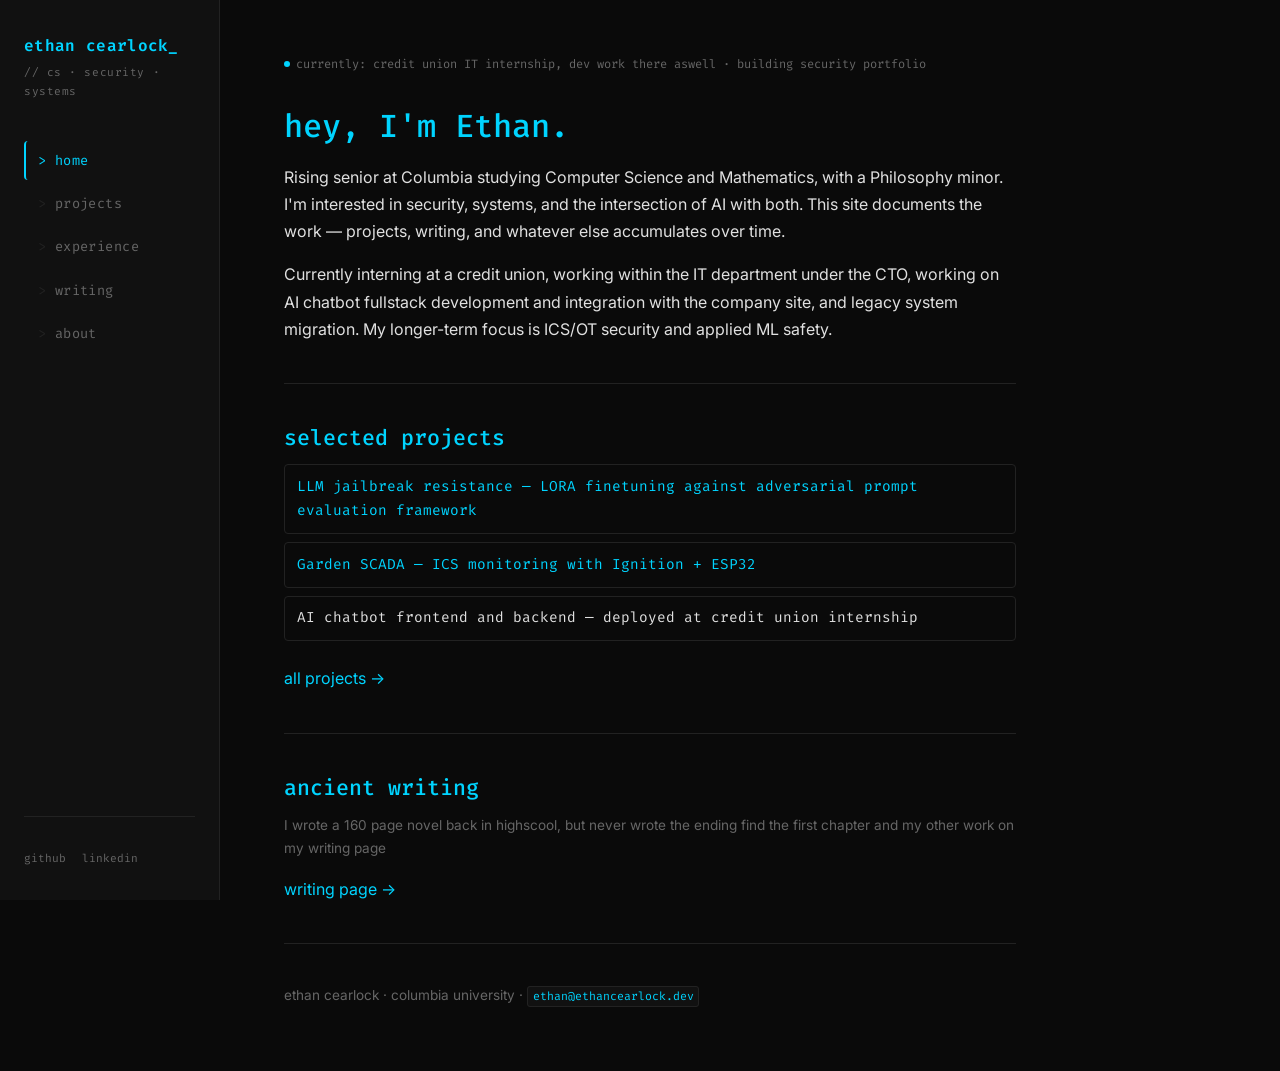
<file: index.html>
<!DOCTYPE html>
<html lang="en">

<head>
  <meta charset="UTF-8" />
  <!--
    viewport meta tag: tells mobile browsers not to zoom out and show
    a desktop-sized page. width=device-width makes the layout width
    match the screen. initial-scale=1 prevents auto-zoom.
  -->
  <meta name="viewport" content="width=device-width, initial-scale=1.0" />

  <!--
    These meta tags are what Google and link-preview cards (Slack,
    Discord, iMessage) read. Fill them in with real copy eventually.
  -->
  <meta name="description" content="Ethan Cearlock — CS & Math at Columbia. Security, systems, and applied ML." />

  <title>Ethan Cearlock</title>

  <!-- Single link to your shared stylesheet. Every page will have this. -->
  <link rel="stylesheet" href="css/style.css" />
</head>

<body>

  <!-- ===================== SIDEBAR ===================== -->
  <!--
    This whole block will be identical on every page.
    Later you may want to extract it with JS or a build tool,
    but copy-paste is fine while the site is small.
    The only thing that changes per page: which <a> gets class="active"
  -->
  <aside class="sidebar">
    <a href="index.html" class="sidebar-logo">ethan cearlock</a>
    <p class="sidebar-tagline">// cs · security · systems</p>

    <nav>
      <ul>
        <li><a href="index.html" class="active">home</a></li>
        <li><a href="projects.html">projects</a></li>
        <li><a href="experience.html">experience</a></li>
        <li><a href="writing.html">writing</a></li>
        <li><a href="about.html">about</a></li>
      </ul>
    </nav>

    <div class="sidebar-footer">
      <a href="https://github.com/AnotherNovice" target="_blank" rel="noopener">github</a>
      <a href="https://linkedin.com/in/ethan-cearlock" target="_blank" rel="noopener">linkedin</a>
    </div>
  </aside>
  <!--
    SECURITY NOTE — rel="noopener":
    Any link with target="_blank" (opens in new tab) should include
    rel="noopener noreferrer". Without it, the new tab can access
    your page via window.opener, which is a minor but real attack surface.
    This is already included above. Keep this habit on every external link.
  -->

  <!-- ===================== MAIN CONTENT ===================== -->
  <main class="main">

    <!-- Status indicator — the pulsing dot signals "active/online" -->
    <div class="status-badge">
      <span class="status-dot"></span>
      <span>currently: credit union IT internship, dev work there aswell · building security portfolio</span>
    </div>

    <!-- 
      h1 is your page's primary heading. There should only be one per page.
      Screen readers and search engines treat it as the page title.
    -->
    <h1>hey, I'm Ethan.</h1>

    <p>
      Rising senior at Columbia studying Computer Science and Mathematics,
      with a Philosophy minor. I'm interested in security, systems, and
      the intersection of AI with both. This site documents the work —
      projects, writing, and whatever else accumulates over time.
    </p>

    <p>
      Currently interning at a credit union, working within the IT department under the CTO, 
      working on AI chatbot fullstack development and integration with the company site, 
      and legacy system migration. My longer-term focus is ICS/OT security and applied ML safety.
    </p>

    <hr class="section-divider" />

    <h2>selected projects</h2>
    <!--
      ul = unordered list, li = list item.
      class="project-list" hooks into the styles in style.css.
      These will eventually link to dedicated project pages.
    -->
    <ul class="project-list">
      <li><a  href="https://github.com/AnotherNovice/llm-jailbreak-resistance" target="_blank" rel="noopener noreferrer"> LLM jailbreak resistance — LORA finetuning against adversarial prompt evaluation framework</a></li>
      <li><a href="projects/automated-garden.html">Garden SCADA — ICS monitoring with Ignition + ESP32</a></li>
      <li>AI chatbot frontend and backend — deployed at credit union internship</li>
    </ul>

    <a href="projects.html">all projects →</a>

    <hr class="section-divider" />

    <h2>ancient writing</h2>
    <p class="muted">I wrote a 160 page novel back in highscool, but never wrote the ending find the first chapter and my other work on my writing page</p>
    <a href="writing.html">writing page →</a>

    <hr class="section-divider" />

    <!--
      The <footer> element is semantic HTML — it tells browsers and
      screen readers this is footer content, not main content.
      Doesn't change appearance by itself, just meaning.
    -->
    <footer>
      <p class="muted">
        ethan cearlock · columbia university · 
        <code>ethan@ethancearlock.dev</code>
      </p>
    </footer>

  </main>

</body>
</html>
</file>
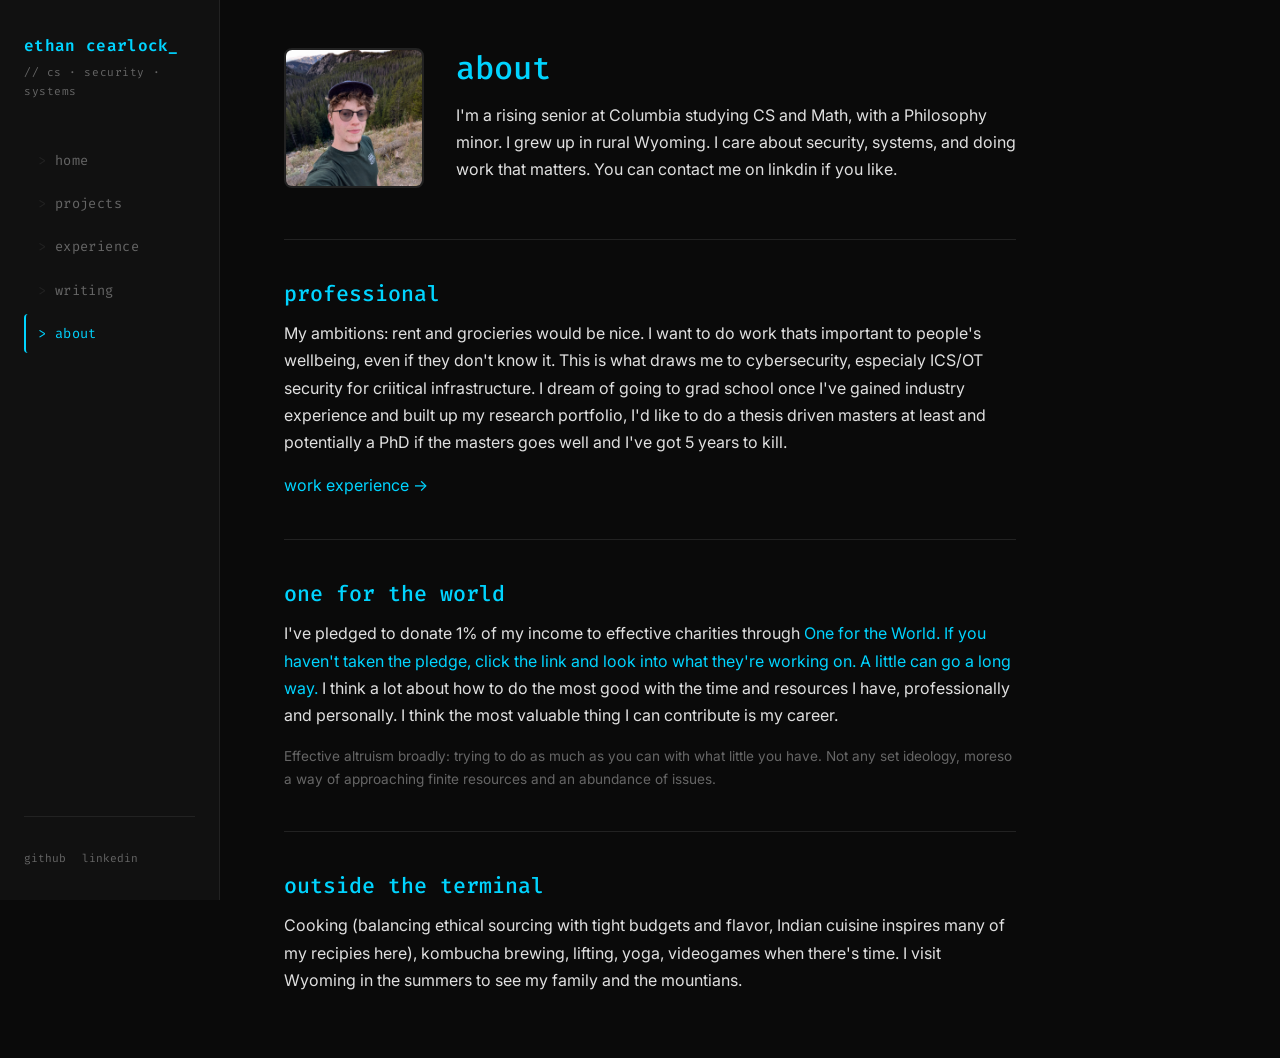
<file: about.html>
<!DOCTYPE html>
<html lang="en">

<head>
  <meta charset="UTF-8" />
  <meta name="viewport" content="width=device-width, initial-scale=1.0" />
  <meta name="description" content="About — Ethan Cearlock" />
  <title>About · Ethan Cearlock</title>
  <link rel="stylesheet" href="css/style.css" />
  <link rel="stylesheet" href="css/about.css" />
</head>

<body>

  <aside class="sidebar">
    <a href="index.html" class="sidebar-logo">ethan cearlock</a>
    <p class="sidebar-tagline">// cs · security · systems</p>
    <nav>
      <ul>
        <li><a href="index.html">home</a></li>
        <li><a href="projects.html">projects</a></li>
        <li><a href="experience.html">experience</a></li>
        <li><a href="writing.html">writing</a></li>  
        <li><a href="about.html" class="active">about</a></li>
      </ul>
    </nav>
    <div class="sidebar-footer">
      <a href="https://github.com/AnotherNovice" target="_blank" rel="noopener noreferrer">github</a>
      <a href="https://linkedin.com/in/ethan-cearlock/" target="_blank" rel="noopener noreferrer">linkedin</a>
    </div>
  </aside>

  <main class="main">

    <!-- ===================== PHOTO + INTRO ===================== -->
    <div class="about-hero">
      <img class="about-photo"
           src="assets/images/SelfieWithMountians(1).jpg" 
           alt="Ethan Cearlock" />
      <div class="about-intro">
        <h1>about</h1>
        <p>
          I'm a rising senior at Columbia studying CS and Math, with a
          Philosophy minor. I grew up in rural Wyoming. I care about
          security, systems, and doing work that matters. 
          You can contact me on linkdin if you like.
        </p>
      </div>
    </div>

    <hr class="section-divider" />

    <!-- ===================== PROFESSIONAL ===================== -->
    <h2>professional</h2>
    <p>
      My ambitions: rent and grocieries would be nice. I want to do work 
      thats important to people's wellbeing, even if they don't know it.
      This is what draws me to cybersecurity, especialy ICS/OT security
      for criitical infrastructure. 
      I dream of going to grad school once I've gained industry experience 
      and built up my research portfolio, I'd like to do a thesis driven 
      masters at least and potentially a PhD if the masters goes well 
      and I've got 5 years to kill. 
    </p>
    <p>
      <a href="experience.html">work experience →</a>
    </p>

    <hr class="section-divider" />

    <!-- ===================== ONE FOR THE WORLD / EA ===================== -->
    <h2>one for the world</h2>
    <p>
      I've pledged to donate 1% of my income to effective charities through
      <a href="https://www.1fortheworld.org/" target="_blank" rel="noopener noreferrer">
        One for the World. If you haven't taken the pledge, click the link and look into what
        they're working on. A little can go a long way.
      </a>
      I think a lot about how to do the most good with the time and resources
      I have, professionally and personally. I think the most valuable thing 
      I can contribute is my career.
    </p>
    <p class="muted">
      Effective altruism broadly: trying to do as much as you can with what little you have. 
      Not any set ideology, moreso a way of approaching finite resources and an abundance 
      of issues. 
    </p>

    <hr class="section-divider" />

    <!-- ===================== HOBBIES ===================== -->
    <h2>outside the terminal</h2>
    <p>
      Cooking (balancing ethical sourcing with tight budgets and flavor, Indian cuisine inspires many
      of my recipies here), kombucha brewing, lifting, yoga, videogames when there's time. I visit Wyoming 
      in the summers to see my family and the mountians.
    </p>

  </main>

</body>
</html>
</file>
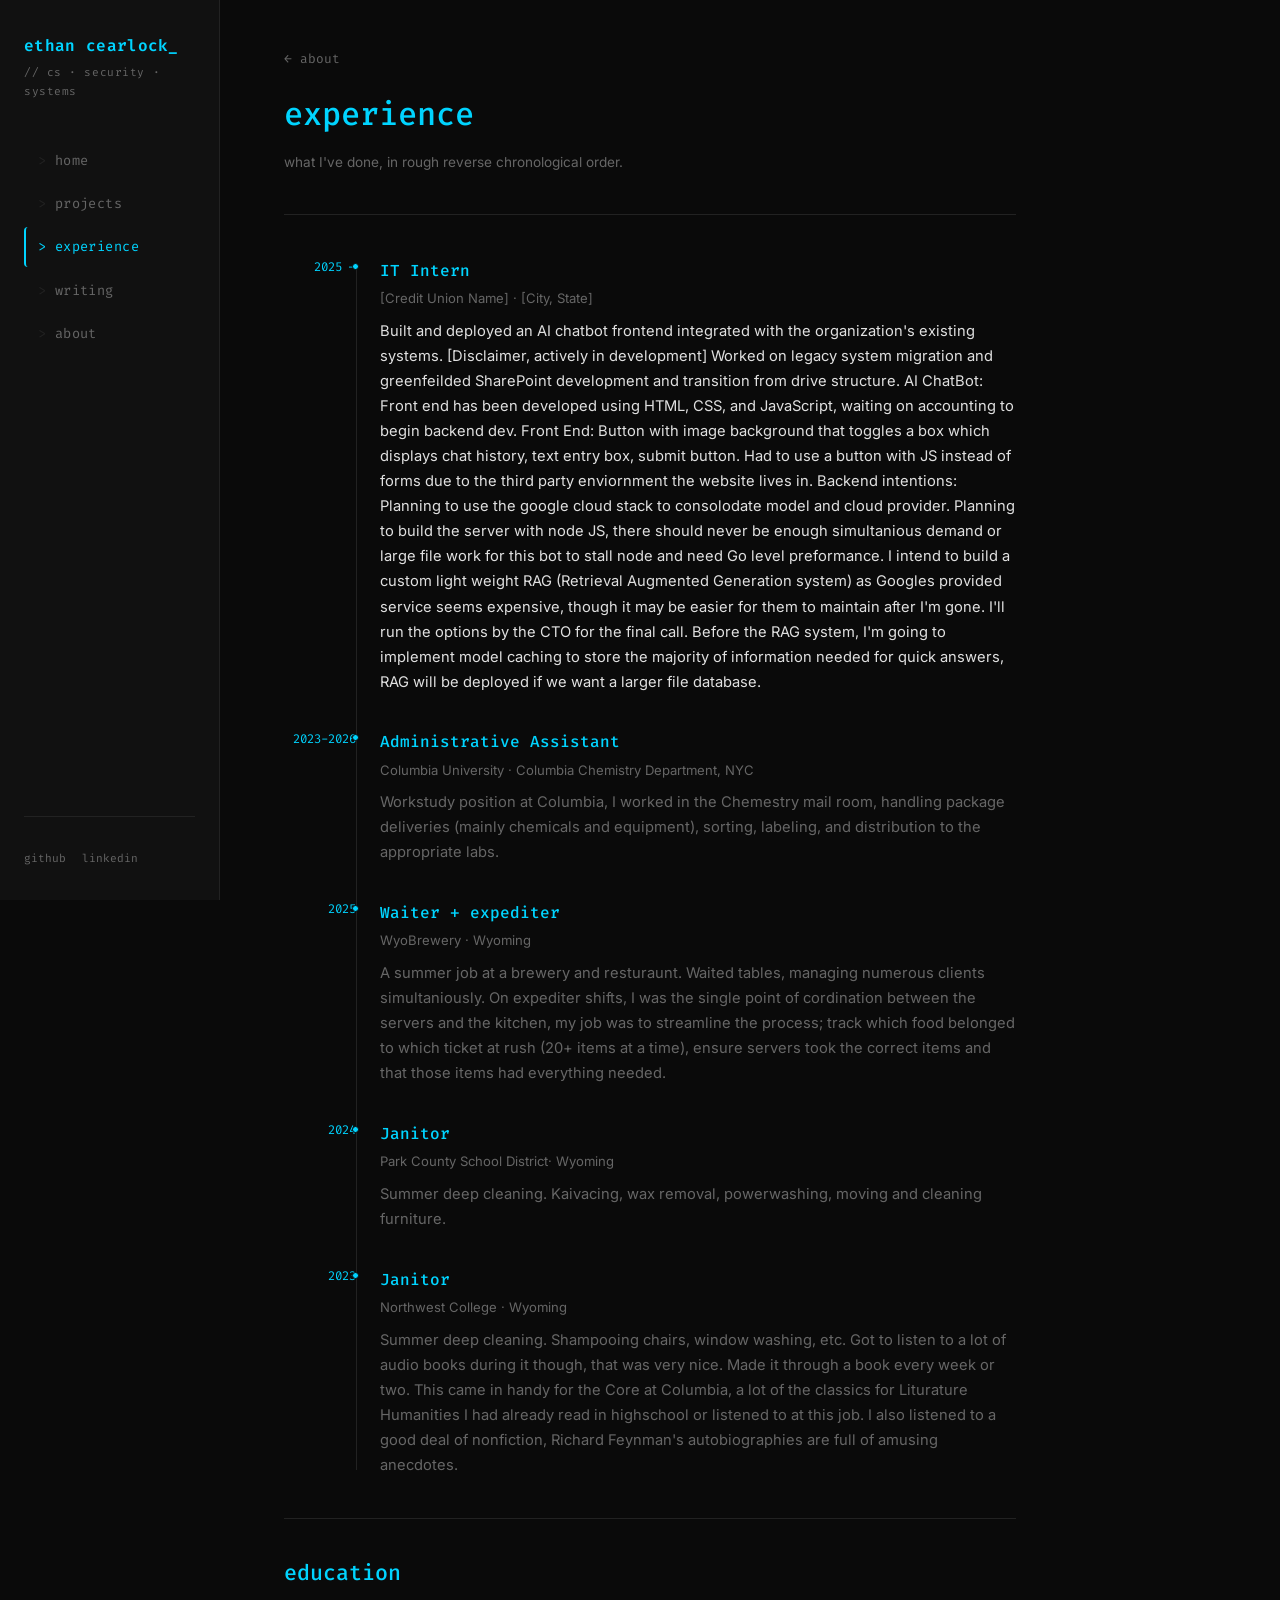
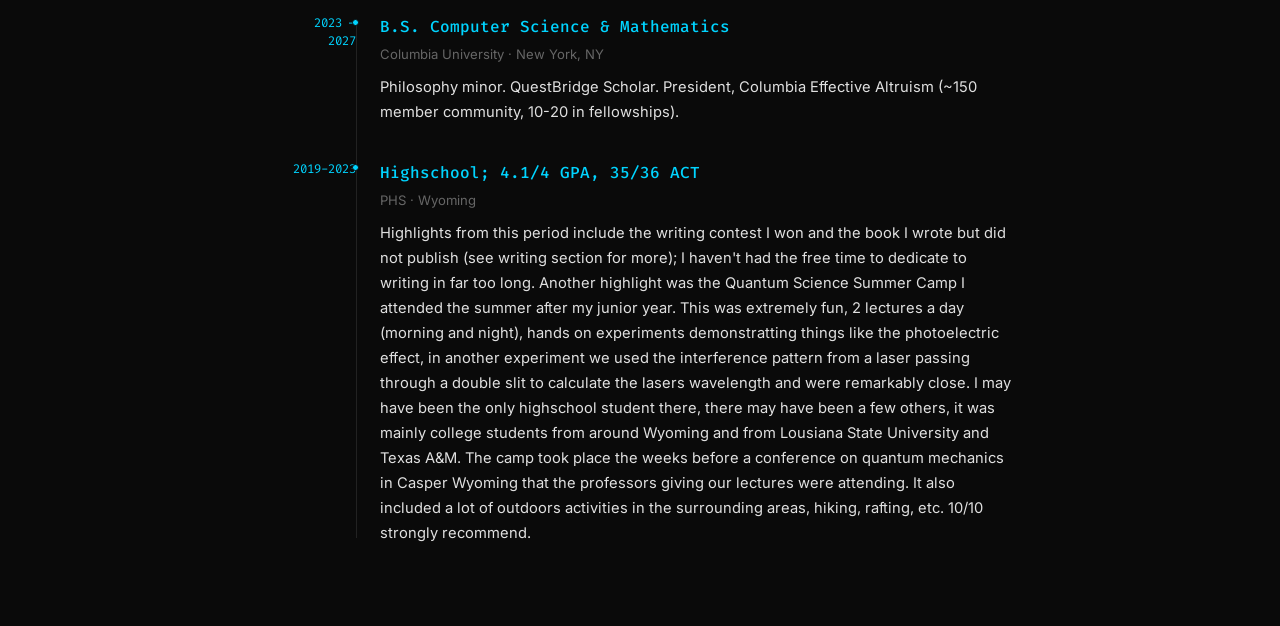
<file: experience.html>
<!DOCTYPE html>
<html lang="en">

<head>
  <meta charset="UTF-8" />
  <meta name="viewport" content="width=device-width, initial-scale=1.0" />
  <meta name="description" content="Work Experience — Ethan Cearlock" />
  <title>Experience · Ethan Cearlock</title>
  <link rel="stylesheet" href="css/style.css" />
  <link rel="stylesheet" href="css/experience.css" />
</head>

<body>

  <aside class="sidebar">
    <a href="index.html" class="sidebar-logo">ethan cearlock</a>
    <p class="sidebar-tagline">// cs · security · systems</p>
    <nav>
      <ul>
        <li><a href="index.html">home</a></li>
        <li><a href="projects.html">projects</a></li>
        <li><a href="experience.html" class="active">experience</a></li>
        <li><a href="writing.html">writing</a></li>
        <li><a href="about.html">about</a></li>
      </ul>
    </nav>
    <div class="sidebar-footer">
      <a href="https://github.com/AnotherNovice" target="_blank" rel="noopener noreferrer">github</a>
      <a href="https://linkedin.com/in/ethan-cearlock" target="_blank" rel="noopener noreferrer">linkedin</a>
    </div>
  </aside>

  <main class="main">

    <p class="breadcrumb-plain"><a href="about.html">← about</a></p>

    <h1>experience</h1>
    <p class="muted">what I've done, in rough reverse chronological order.</p>

    <hr class="section-divider" />

    <!-- ===================== TIMELINE =====================
      Each .timeline-entry is one job.
      .timeline-year: the year range, cyan, left column
      .timeline-body: everything else, right column
      .timeline-title: job title, cyan, monospace
      .timeline-org: company/org name, muted
      The vertical line connecting entries is a CSS pseudo-element
      on .timeline — no extra HTML needed.
    -->
    <div class="timeline">

      <!-- CURRENT / MOST RECENT FIRST -->
      <div class="timeline-entry">
        <div class="timeline-year">2025 —</div>
        <div class="timeline-body">
          <div class="timeline-title">IT Intern</div>
          <div class="timeline-org">[Credit Union Name] · [City, State]</div>
          <p>
            Built and deployed an AI chatbot frontend integrated with the
            organization's existing systems. [Disclaimer, actively in development] 
            Worked on legacy system migration and greenfeilded SharePoint development and transition
            from drive structure. 
            AI ChatBot: Front end has been developed using HTML, CSS, and JavaScript, waiting on accounting to begin backend dev. 
                Front End:  Button with image background that toggles a box which displays chat history, text entry 
                box, submit button. Had to use a button with JS instead of forms due to the third party enviornment 
                the website lives in. 
            Backend intentions: Planning to use the google cloud stack to consolodate model and cloud provider. 
            Planning to build the server with node JS, there should never be enough simultanious demand or 
            large file work for this bot to stall node and need Go level preformance. 
            I intend to build a custom light weight RAG (Retrieval Augmented Generation system) as Googles 
            provided service seems expensive, though it may be easier for them to maintain after I'm gone. 
            I'll run the options by the CTO for the final call.
            Before the RAG system, I'm going to implement model caching to store the majority of information 
            needed for quick answers, RAG will be deployed if we want a larger file database. 
          </p>
        </div>
      </div>

      <div class="timeline-entry">
        <div class="timeline-year">2023-2026</div>
        <div class="timeline-body">
          <div class="timeline-title">Administrative Assistant</div>
          <div class="timeline-org">Columbia University · Columbia Chemistry Department, NYC</div>
          <p class="muted">Workstudy position at Columbia, I worked in the Chemestry mail room, handling
            package deliveries (mainly chemicals and equipment), sorting, labeling, and distribution to the 
            appropriate labs.</p>
        </div>
      </div>

      <div class="timeline-entry">
        <div class="timeline-year">2025</div>
        <div class="timeline-body">
          <div class="timeline-title">Waiter + expediter</div>
          <div class="timeline-org"> WyoBrewery · Wyoming</div>
          <p class="muted">A summer job at a brewery and resturaunt. Waited tables, managing 
            numerous clients simultaniously. On expediter shifts, I was the single point of cordination
            between the servers and the kitchen, my job was to streamline the process; track which food 
            belonged to which ticket at rush (20+ items at a time), ensure servers took the correct items 
            and that those items had everything needed.
          </p>
        </div>
      </div>

      <div class="timeline-entry">
        <div class="timeline-year">2024</div>
        <div class="timeline-body">
          <div class="timeline-title">Janitor</div>
          <div class="timeline-org">Park County School District· Wyoming</div>
          <p class="muted">Summer deep cleaning. Kaivacing, wax removal, powerwashing, moving and cleaning 
            furniture.
          </p>
        </div>
      </div> 

      <div class="timeline-entry">
        <div class="timeline-year">2023</div>
        <div class="timeline-body">
          <div class="timeline-title">Janitor</div>
          <div class="timeline-org">Northwest College · Wyoming</div>
          <p class="muted">Summer deep cleaning. Shampooing chairs, window washing, etc. 
            Got to listen to a lot of audio books during it though, that was very nice. Made it through 
            a book every week or two. This came in handy for the Core at Columbia, a lot of the classics
            for Liturature Humanities I had already read in highschool or listened to at this job. I also 
            listened to a good deal of nonfiction, Richard Feynman's autobiographies are full of amusing 
            anecdotes.
          </p>
        </div>
      </div>

    </div>

    <hr class="section-divider" />

    <!-- ===================== EDUCATION ===================== -->
    <h2>education</h2>

    <div class="timeline">

      <div class="timeline-entry">
        <div class="timeline-year">2023 —<br/>2027</div>
        <div class="timeline-body">
          <div class="timeline-title">B.S. Computer Science & Mathematics</div>
          <div class="timeline-org">Columbia University · New York, NY</div>
          <p>
            Philosophy minor. QuestBridge Scholar.
            President, Columbia Effective Altruism (~150 member community, 10-20 in fellowships).
          </p>
        </div>
      </div> 

      <div class="timeline-entry">
        <div class="timeline-year">2019-2023</div>
        <div class="timeline-body">
          <div class="timeline-title">Highschool; 4.1/4 GPA, 35/36 ACT</div>
          <div class="timeline-org"> PHS · Wyoming</div>
          <p>
            Highlights from this period include the writing contest I won and the book I wrote
            but did not publish (see writing section for more); I haven't had the free time to 
            dedicate to writing in far too long. 
            Another highlight was the Quantum Science Summer Camp I attended the summer after my 
            junior year. This was extremely fun, 2 lectures a day (morning and night), hands on experiments 
            demonstratting things like the photoelectric effect, in another experiment we used the interference 
            pattern from a laser passing through a double slit to calculate the lasers wavelength and were remarkably close. 
            I may have been the only highschool student there, there may have been a few others, it was mainly 
            college students from around Wyoming and from Lousiana State University and Texas A&M. The camp took place 
            the weeks before a conference on quantum mechanics in Casper Wyoming that the professors giving 
            our lectures were attending. It also included a lot of outdoors activities in the surrounding 
            areas, hiking, rafting, etc. 10/10 strongly recommend.
          </p>
        </div>
      </div>

    </div>

  </main>

</body>
</html>
</file>
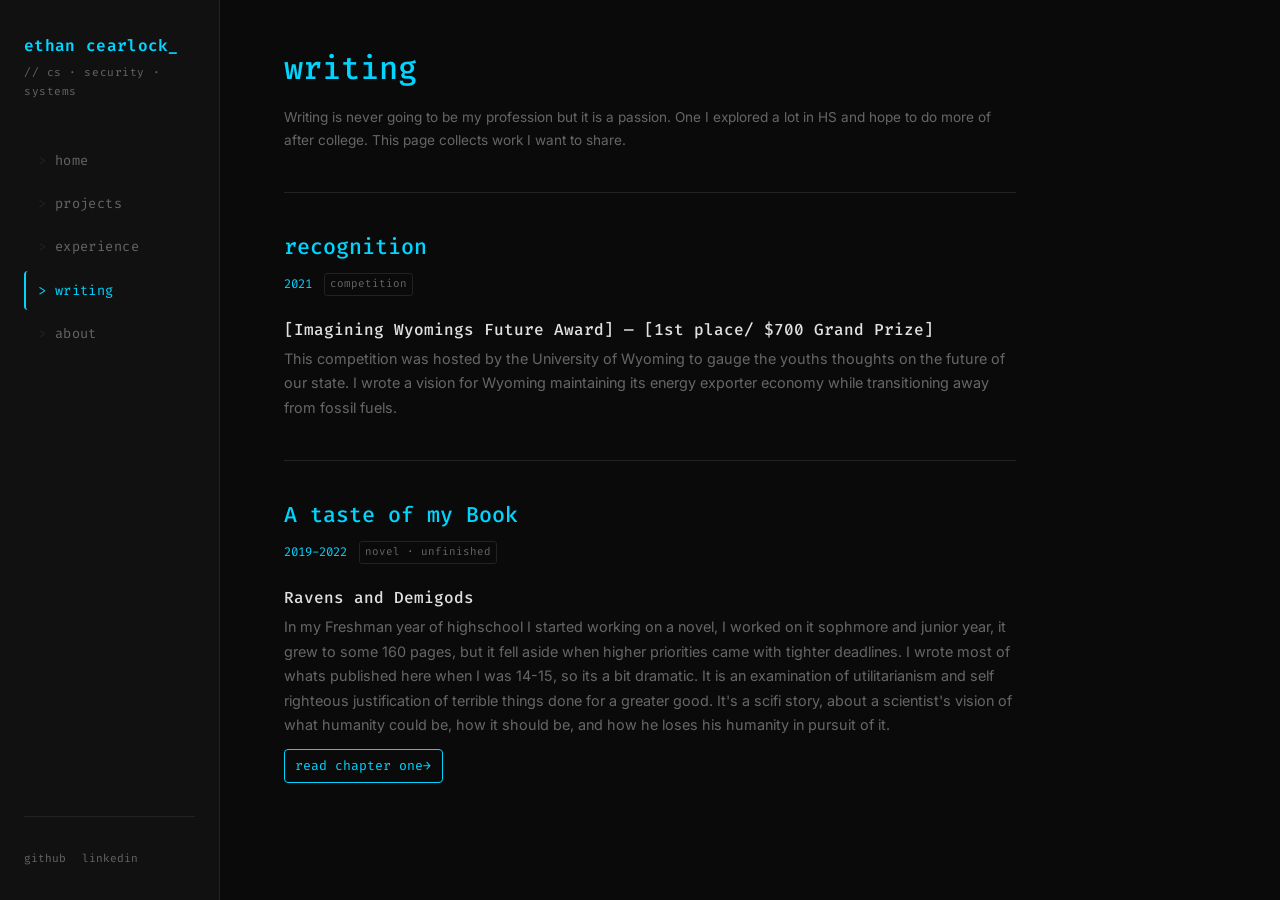
<file: writing.html>
<!DOCTYPE html>
<html lang="en">

<head>
  <meta charset="UTF-8" />
  <meta name="viewport" content="width=device-width, initial-scale=1.0" />
  <meta name="description" content="Writing — Ethan Cearlock" />
  <title>Writing · Ethan Cearlock</title>
  <link rel="stylesheet" href="css/style.css" />
</head>

<body>

  <aside class="sidebar">
    <a href="index.html" class="sidebar-logo">ethan cearlock</a>
    <p class="sidebar-tagline">// cs · security · systems</p>
    <nav>
      <ul>
        <li><a href="index.html">home</a></li>
        <li><a href="projects.html">projects</a></li>
        <li><a href="experience.html">experience</a></li>
        <li><a href="writing.html" class="active">writing</a></li>
        <li><a href="about.html">about</a></li>
      </ul>
    </nav>
    <div class="sidebar-footer">
      <a href="https://github.com/AnotherNovice" target="_blank" rel="noopener noreferrer">github</a>
      <a href="https://linkedin.com/in/ethan-cearlockk/" target="_blank" rel="noopener noreferrer">linkedin</a>
    </div>
  </aside>

  <main class="main">

    <h1>writing</h1>
    <p class="muted">
      Writing is never going to be my profession but it is a passion. One I explored a lot in HS
      and hope to do more of after college. This page collects work I want to share.
    </p>

    <hr class="section-divider" />

    <!-- ===================== COMPETITION ===================== -->
    <h2>recognition</h2>

    <div class="writing-entry">
      <div class="writing-meta">
        <span class="writing-year">2021</span>
        <span class="writing-tag">competition</span>
      </div>
      <h3 class="writing-title">
        <a href="https://www.uwyo.edu/haub/ruckelshaus-institute/outreach/youth-vision.html"
           target="_blank"
           rel="noopener noreferrer">
          [Imagining Wyomings Future Award] — [1st place/ $700 Grand Prize]
        </a>
      </h3>
      <p class="writing-desc">
        This competition was hosted by the University of Wyoming to gauge the youths 
        thoughts on the future of our state. I wrote a vision for Wyoming maintaining 
        its energy exporter economy while transitioning away from fossil fuels.
      </p>
    </div>

    <hr class="section-divider" />

    <!-- ===================== BOOK / LONG FORM ===================== -->
    <h2>A taste of my Book </h2>

    <div class="writing-entry">
      <div class="writing-meta">
        <span class="writing-year">2019-2022</span>
        <span class="writing-tag">novel · unfinished</span>
      </div>
      <h3 class="writing-title">Ravens and Demigods</h3>
      <p class="writing-desc">
        In my Freshman year of highschool I started working on a novel, I worked on it sophmore 
        and junior year, it grew to some 160 pages, but it fell aside when higher priorities came with tighter deadlines. 
        I wrote most of whats published here when I was 14-15, so its a bit dramatic.
        It is an examination of utilitarianism and self righteous justification of terrible things done for a greater good.
        It's a scifi story, about a scientist's vision of what humanity could be, how it should be, 
        and how he loses his humanity in pursuit of it. 
      </p>

      <!--
        Two options for the chapter — uncomment whichever you choose.

        OPTION A: Link to a dedicated HTML page for the chapter.
        Cleaner, matches site's aesthetic, fully readable on mobile.

        OPTION B: Link to a PDF file stored in your repo.
        Simpler to set up but PDFs don't render consistently across
        devices and can't be styled to match your site.
      -->

      <!-- OPTION A: dedicated page (recommended) -->
      <a class="writing-link" href="writing/RandDchapter1">
        read chapter one→
      </a>

      <!-- OPTION B: PDF 
      <a class="writing-link"
         href="assets/chapter-one.pdf"
         target="_blank"
         rel="noopener noreferrer">
        read chapter one (pdf) →
      </a>
      -->
    </div>

  </main>

</body>
</html>
</file>
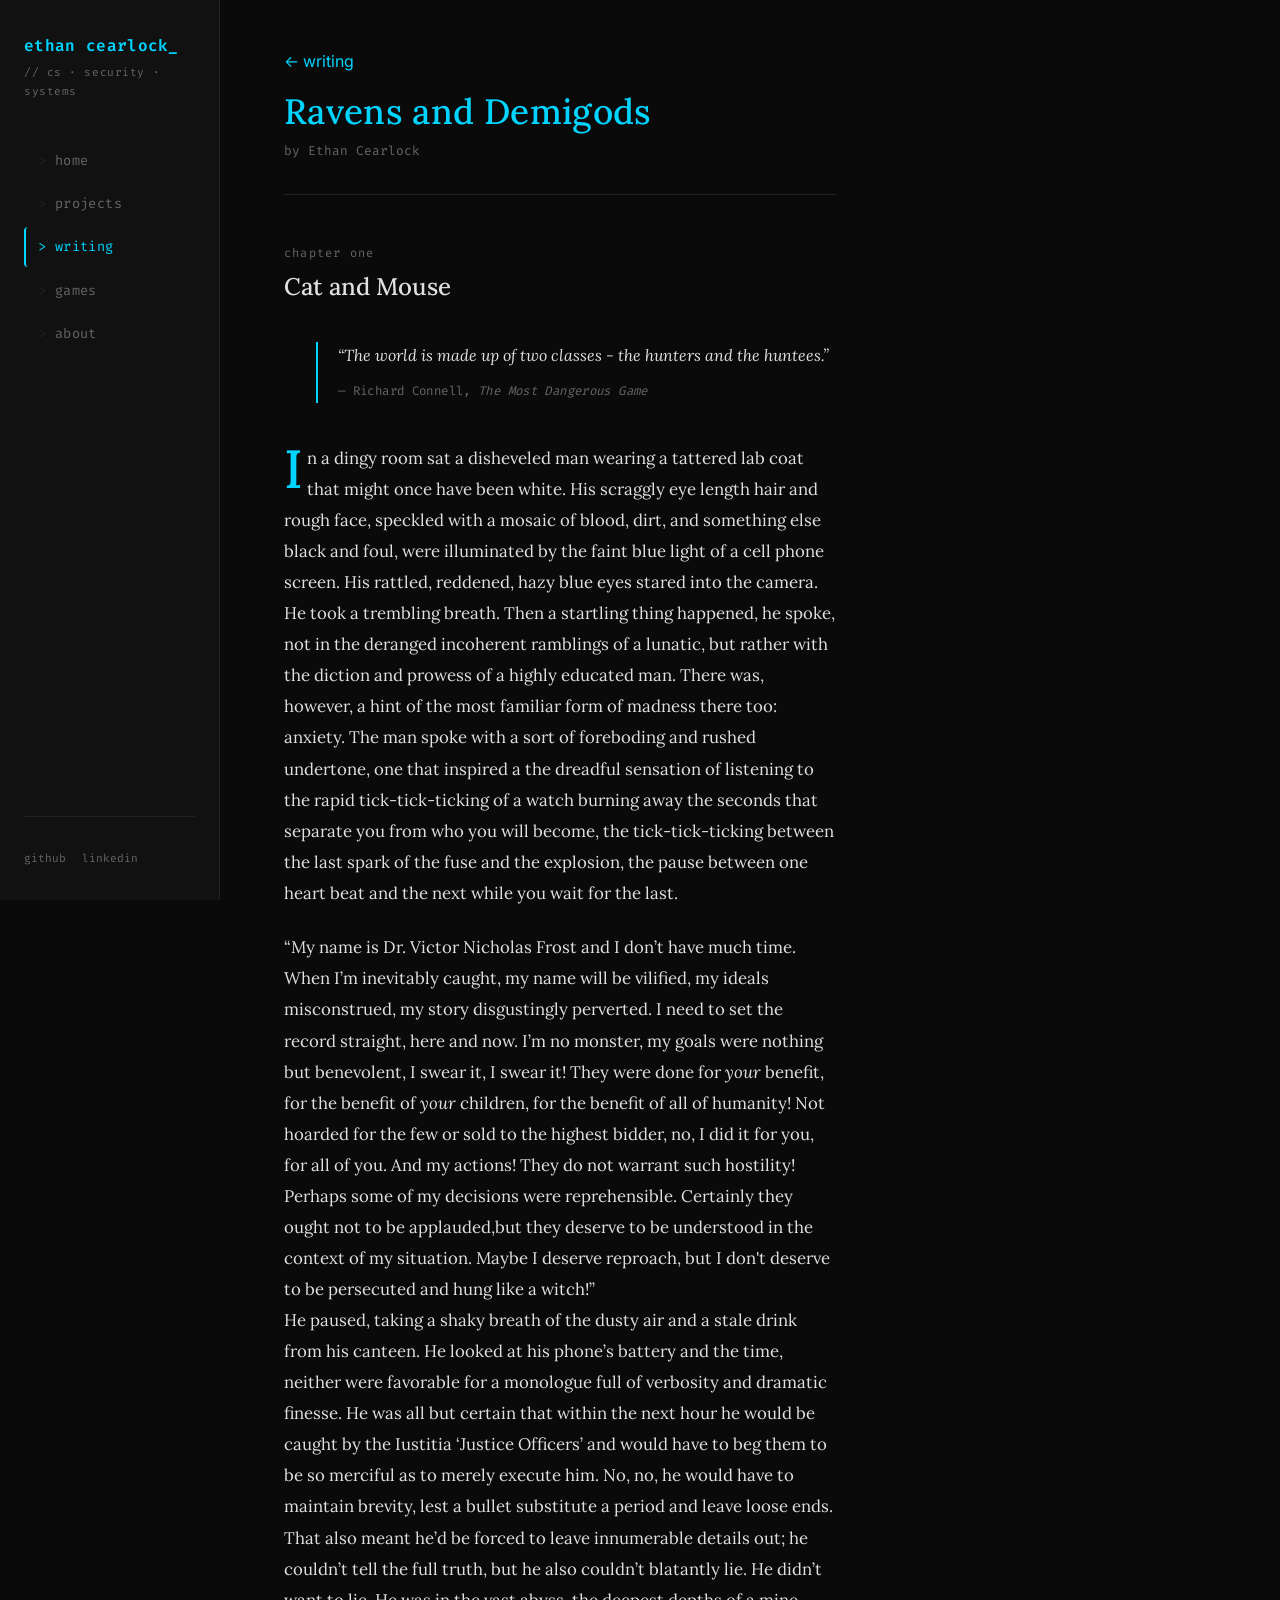
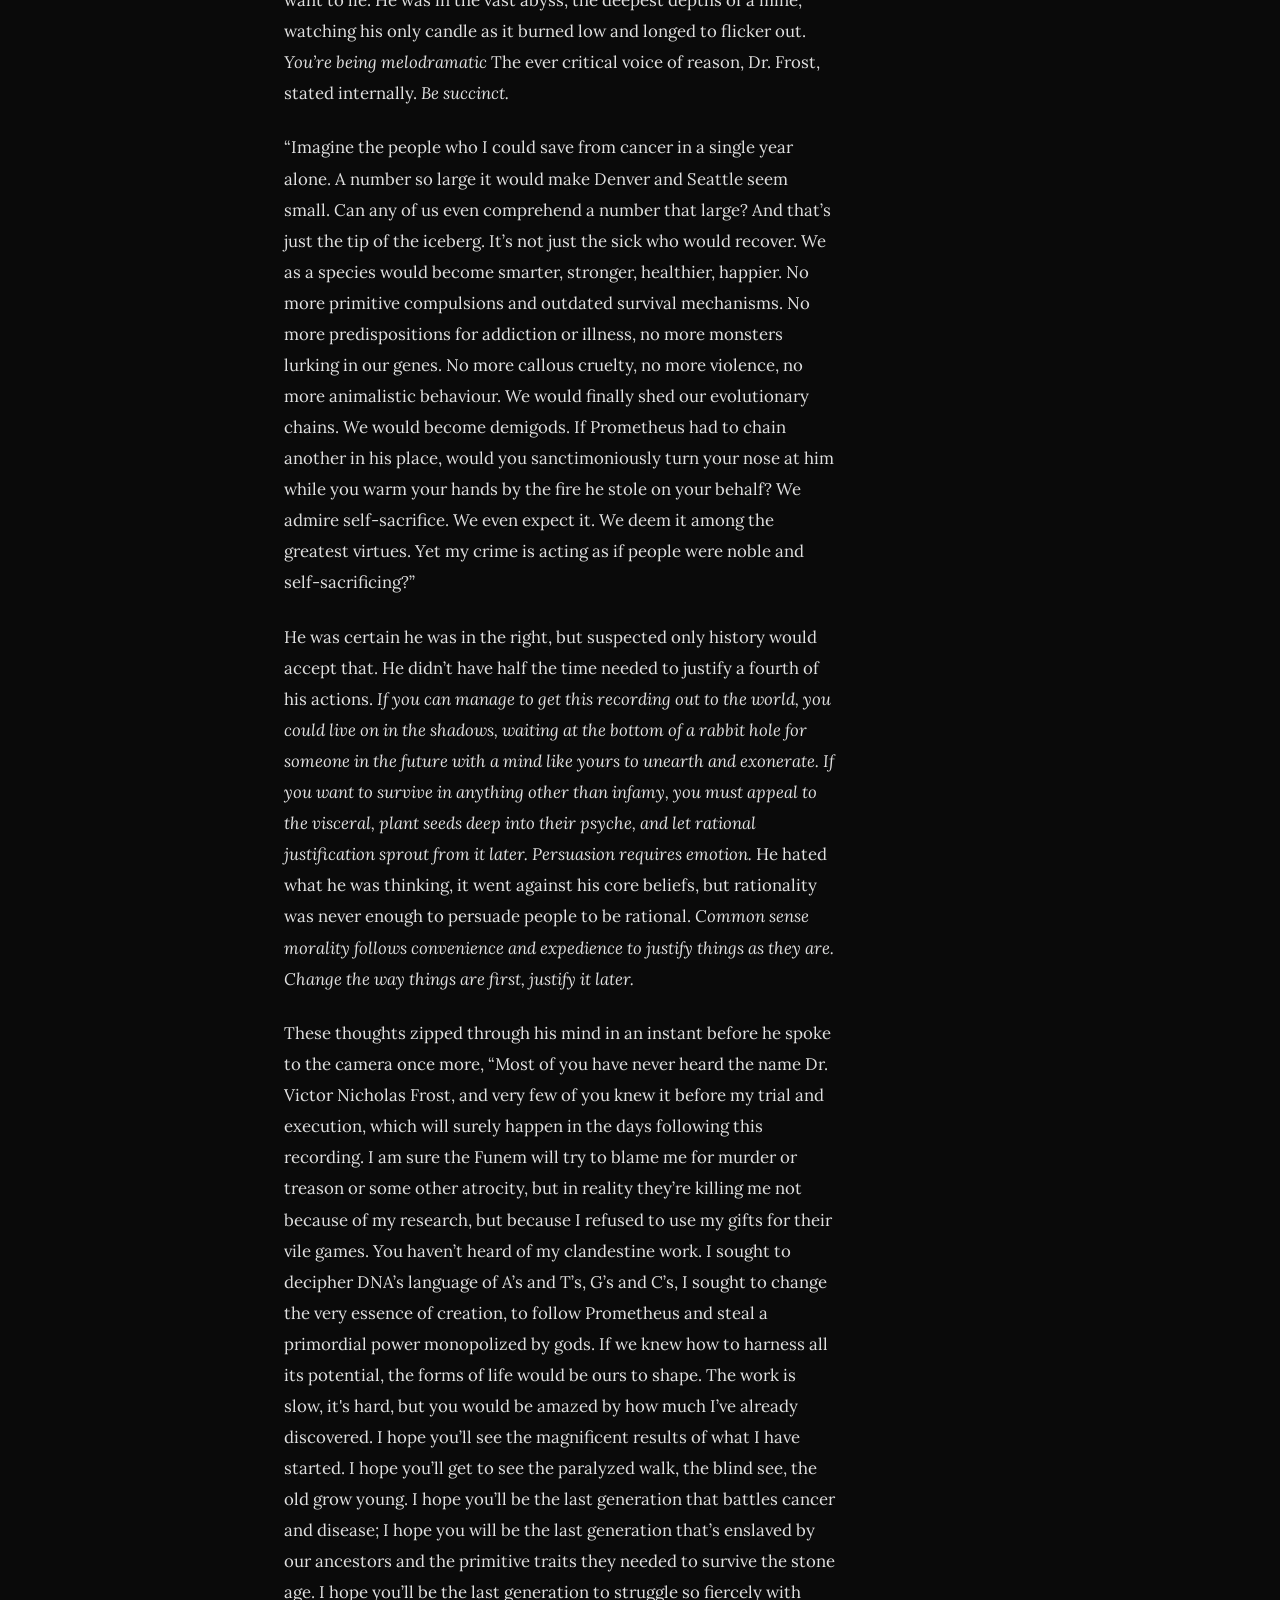
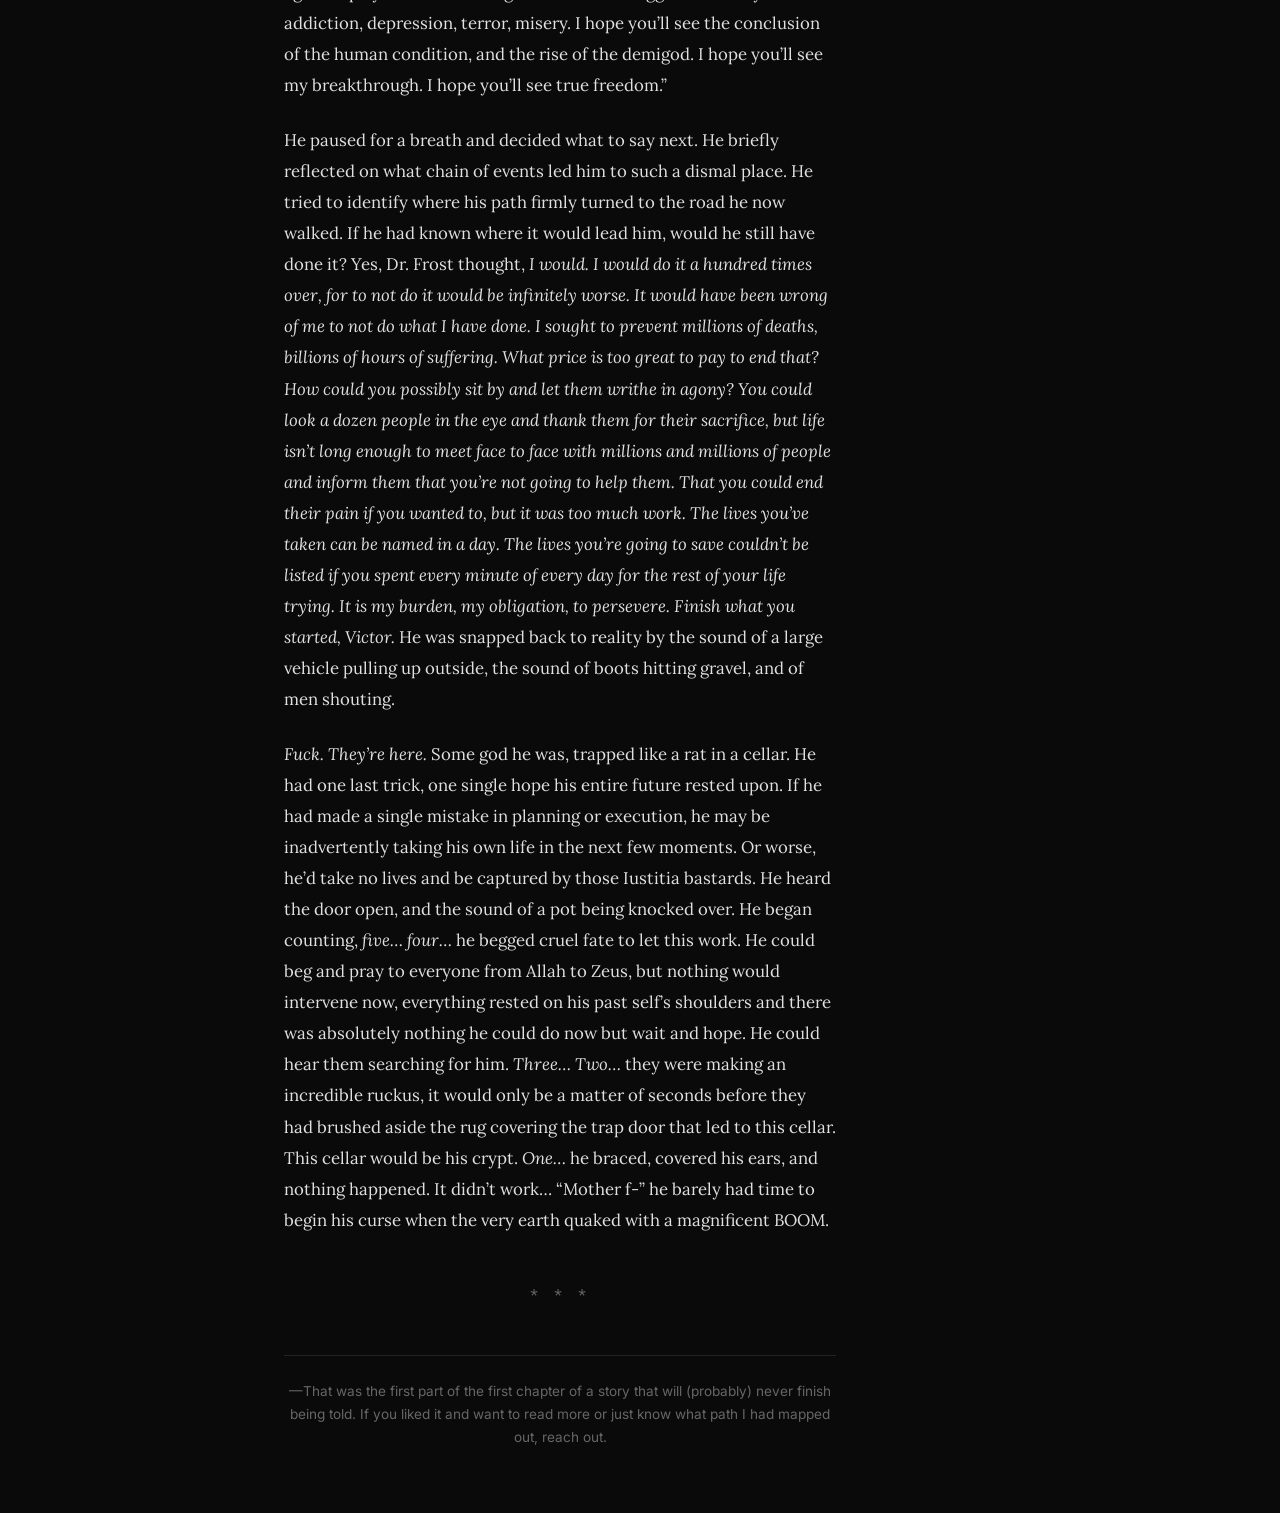
<file: writing/RandDchapter1.html>
<!DOCTYPE html>
<html lang="en">

<head>
  <meta charset="UTF-8" />
  <meta name="viewport" content="width=device-width, initial-scale=1.0" />
  <meta name="description" content="[Book Title] — Chapter One · Ethan Cearlock" />
  <title>Ravens and Demigods: Chapter One · Ethan Cearlock</title> 

  <link rel="stylesheet" href="../css/style.css" />
  <link rel="stylesheet" href="../css/prose.css" />
</head>

<body>

  <aside class="sidebar">
    <a href="../index.html" class="sidebar-logo">ethan cearlock</a>
    <p class="sidebar-tagline">// cs · security · systems</p>
    <nav>
      <ul>
        <li><a href="../index.html">home</a></li>
        <li><a href="../projects.html">projects</a></li>
        <li><a href="../writing.html" class="active">writing</a></li>
        <li><a href="../games.html">games</a></li>
        <li><a href="../about.html">about</a></li>
      </ul>
    </nav>
    <div class="sidebar-footer">
      <a href="https://github.com/yourusername" target="_blank" rel="noopener noreferrer">github</a>
      <a href="https://linkedin.com/in/yourprofile" target="_blank" rel="noopener noreferrer">linkedin</a>
    </div>
  </aside>

  <main class="main prose-main">

    <p class="breadcrumb-plain"><a href="../writing.html">← writing</a></p>

    <!-- ===================== BOOK TITLE BLOCK =====================
      This sits above the chapter header and only appears once.
      If you add chapter two, you'd repeat the chapter-header
      and prose-body but not this title block.
    -->
    <div class="book-title-block">
      <h1 class="book-title">Ravens and Demigods</h1>
      <p class="book-meta">by Ethan Cearlock</p>
    </div>

    <!-- ===================== CHAPTER HEADER ===================== -->
    <div class="chapter-header">
      <span class="chapter-label">Chapter One</span>
      <h2 class="chapter-title">Cat and Mouse</h2>
    </div>

    <blockquote class="epigraph">
     <p> “The world is made up of two classes - the hunters and the huntees.”</p>
     <cite>— Richard Connell, <em>The Most Dangerous Game</em>
    </blockquote>
    <!-- ===================== PROSE BODY =====================
      Each paragraph is a <p> tag. That's all you need.
      The CSS handles line height, max-width, and spacing
      to make long text comfortable to read.

      For scene breaks (the gap between sections within a chapter)
      use a <div class="scene-break"></div> — renders as * * *
      without adding any HTML text content.

      For any italicized text (thoughts, emphasis, titles) use <em>.
      For bold use <strong> — use sparingly in prose.
    -->
    <div class="prose-body">

      <p>
        In a dingy room sat a disheveled man wearing a tattered lab coat that might 
        once have been white. His scraggly eye length hair and rough face, speckled 
        with a mosaic of blood, dirt, and something else black and foul, were illuminated 
        by the faint blue light of a cell phone screen. His rattled, reddened, hazy blue 
        eyes stared into the camera. He took a trembling breath. Then a startling thing 
        happened, he spoke, not in the deranged incoherent ramblings of a lunatic, 
        but rather with the diction and prowess of a highly educated man. There was, 
        however, a hint of the most familiar form of madness there too: anxiety. 
        The man spoke with a sort of foreboding and rushed undertone, one that inspired 
        a the dreadful sensation of listening to the rapid tick-tick-ticking of a watch 
        burning away the seconds that separate you from who you will become, the 
        tick-tick-ticking between the last spark of the fuse and the explosion, 
        the pause between one heart beat and the next while you wait for the last. 

      </p>
        “My name is Dr. Victor Nicholas Frost and I don’t have much time. 
        When I’m inevitably caught, my name will be vilified, my ideals misconstrued, 
        my story disgustingly perverted. I need to set the record straight, here and now. 
        I’m no monster, my goals were nothing but benevolent, I swear it, I swear it! 
        They were done for <em> your </em> benefit, for the benefit of <em>your</em> children, for the benefit 
        of all of humanity! Not hoarded for the few or sold to the highest bidder, no, 
        I did it for you, for all of you. And my actions! They do not warrant such 
        hostility! Perhaps some of my decisions were reprehensible. Certainly they ought 
        not to be applauded,but they deserve to be understood in the context of my situation. 
        Maybe I deserve reproach, but I don't deserve to be persecuted and hung like a witch!”   

      <p>
        He paused, taking a shaky breath of the dusty air and a stale drink from his canteen.
        He looked at his phone’s battery and the time, neither were favorable for a monologue 
        full of verbosity and dramatic finesse. He was all but certain that within the next 
        hour he would be caught by the Iustitia ‘Justice Officers’ and would have to beg them 
        to be so merciful as to merely execute him. No, no, he would have to maintain brevity, 
        lest a bullet substitute a period and leave loose ends. That also meant he’d be forced 
        to leave innumerable details out; he couldn’t tell the full truth, but he also couldn’t 
        blatantly lie. He didn’t want to lie. He was in the vast abyss, the deepest depths of a 
        mine, watching his only candle as it burned low and longed to flicker out. <em>You’re being 
        melodramatic</em> The ever critical voice of reason, Dr. Frost, stated internally. 
        <em>Be succinct.</em> 
      </p> 

      <p>
    “Imagine the people who I  could save from cancer in a single year alone. 
    A number so large it would make Denver and Seattle seem small. 
    Can any of us even comprehend a number that large? 
    And that’s just the tip of the iceberg. It’s not just the sick who would recover. 
    We as a species would become smarter, stronger, healthier, happier. 
    No more primitive compulsions and outdated survival mechanisms. No more predispositions 
    for addiction or illness, no more monsters lurking in our genes. 
    No more callous cruelty, no more violence, no more animalistic behaviour. 
    We would finally shed our evolutionary chains. We would become demigods. 
    If Prometheus had to chain another in his place, would you sanctimoniously 
    turn your nose at him while you warm your hands by the fire he stole on your behalf? 
    We admire self-sacrifice. We even expect it. We deem it among the greatest virtues. 
    Yet my crime is acting as if people were noble and self-sacrificing?” 
      </p>

      <p>
        He was certain he was in the right, but suspected only history would accept that. 
        He didn’t have half the time needed to justify a fourth of his actions. <em>If you 
        can manage to get this recording out to the world, you could live on in the 
        shadows, waiting at the bottom of a rabbit hole for someone in the future with 
        a mind like yours to unearth and exonerate. If you want to survive in anything 
        other than infamy, you must appeal to the visceral, plant seeds deep into their 
        psyche, and let rational justification sprout from it later. Persuasion requires 
        emotion.</em> He hated what he was thinking, it went against his core beliefs, 
        but rationality was never enough to persuade people to be rational. <em>Common 
        sense morality follows convenience and expedience to justify things as they are. 
        Change the way things are first, justify it later.</em> 
      </p>

      <p>
        These thoughts zipped through his mind in an instant before he spoke to the camera 
        once more, “Most of you have never heard the name Dr. Victor Nicholas Frost, 
        and very few of you knew it before my trial and execution, which will surely happen 
        in the days following this recording. I am sure the Funem will try to blame me for 
        murder or treason or some other atrocity, but in reality they’re killing me not 
        because of my research, but because I refused to use my gifts for their vile games. 
        You haven’t heard of my clandestine work. I sought to decipher DNA’s language of A’s
        and T’s, G’s and C’s, I sought to change the very essence of creation, to follow
        Prometheus and steal a primordial power monopolized by gods. If we knew how to 
        harness all its potential, the forms of life would be ours to shape. 
        The work is slow, it's hard, but you would be amazed by how much I’ve already
        discovered. I hope you’ll see the magnificent results of what I have started.
        I hope you’ll get to see the paralyzed walk, the blind see, the old grow young. 
        I hope you’ll be the last generation that battles cancer and disease; 
        I hope you will be the last generation that’s enslaved by our ancestors and the 
        primitive traits they needed to survive the stone age. I hope you’ll be the last 
        generation to struggle so fiercely with addiction, depression, terror, misery. 
        I hope you’ll see the conclusion of the human condition, and the rise of the demigod. 
        I hope you’ll see my breakthrough. I hope you’ll see true freedom.”

      </p>

      <p>
        He paused for a breath and decided what to say next. He briefly reflected on what 
        chain of events led him to such a dismal place. He tried to identify where his path 
        firmly turned to the road he now walked. If he had known where it would lead him, 
        would he still have done it? Yes, Dr. Frost thought, <em> I would. I would do it a 
        hundred times over, for to not do it would be infinitely worse. It would have been wrong 
        of me to not do what I have done. I sought to prevent millions of deaths, billions of 
        hours of suffering. What price is too great to pay to end that? How could you possibly 
        sit by and let them writhe in agony? You could look a dozen people in the eye and 
        thank them for their sacrifice, but life isn’t long enough to meet face to face with 
        millions and millions of people and inform them that you’re not going to help them. 
        That you could end their pain if you wanted to, but it was too much work. 
        The lives you’ve taken can be named in a day. The lives you’re going to save couldn’t 
        be listed if you spent every minute of every day for the rest of your life trying. 
        It is my burden, my obligation, to persevere. Finish what you started, Victor.</em> 
        He was snapped back to reality by the sound of a large vehicle pulling up outside, 
        the sound of boots hitting gravel, and of men shouting. 
      </p>

      <p>
        <em>Fuck. They’re here. </em> Some god he was, trapped like a rat in a cellar. 
        He had one last trick, one single hope his entire future rested upon. 
        If he had made a single mistake in planning or execution, he may be inadvertently 
        taking his own life in the next few moments. Or worse, he’d take no lives and be 
        captured by those Iustitia bastards. He heard the door open, and the sound of a pot 
        being knocked over. He began counting, <em>five… four… </em> he begged cruel fate 
        to let this work. He could beg and pray to everyone from Allah to Zeus, but nothing 
        would intervene now, everything rested on his past self’s shoulders and there was 
        absolutely nothing he could do now but wait and hope. He could hear them searching 
        for him. <em>Three… Two…</em> they were making an incredible ruckus, it would only 
        be a matter of seconds before they had brushed aside the rug covering the trap door 
        that led to this cellar. This cellar would be his crypt. <em>One…</em> he braced, 
        covered his ears, and nothing happened. It didn’t work… “Mother f-” he barely had 
        time to begin his curse when the very earth quaked with a magnificent BOOM. 

      <!-- Scene break — renders as centered * * * -->
      <div class="scene-break"></div>
    </div>

    <!-- ===================== CHAPTER FOOTER ===================== -->
    <div class="chapter-footer">
      <p class="muted">—That was the first part of the first chapter of a story that will (probably) never finish 
        being told. If you liked it and want to read more or just know what path I had mapped out, reach out.
      </p>
      <!-- if I add chapter two, add a next link here:
      <a href="chapter-two.html">chapter two →</a>
      -->
    </div>

  </main>

</body>
</html>
</file>
<file: css/style.css>
/* ============================================================
   style.css — ethancearlock.dev global stylesheet
   ============================================================ */

/* --- Google Fonts import --- */
@import url('https://fonts.googleapis.com/css2?family=Fira+Code:wght@300;400;500;600&family=Inter:wght@300;400;500;600&display=swap');

/* --- CSS custom properties (variables) ---
   Change a value here and it updates everywhere on the site.
   This is how you'll tweak colors, fonts, spacing globally. */
:root {
  --bg:          #0a0a0a;       /* near-black background */
  --bg-surface:  #111111;       /* slightly lighter for cards/sidebar */
  --bg-hover:    #1a1a1a;       /* hover state for nav items */
  --border:      #222222;       /* subtle borders */

  --text:        #e0e0e0;       /* primary body text — off-white, easier on eyes than pure white */
  --text-muted:  #666666;       /* secondary/meta text */
  --accent:      #00d4ff;       /* cyan — headings, links, highlights */
  --accent-dim:  #008fab;       /* dimmer cyan for hover states */

  --font-mono:   'Fira Code', monospace;   /* headings, code, nav, anything "technical" */
  --font-body:   'Inter', sans-serif;      /* body text, descriptions, prose */

  --sidebar-w:   220px;         /* sidebar width — change this one value to resize it */
  --transition:  150ms ease;
}

/* --- Reset & base --- */
*, *::before, *::after {
  box-sizing: border-box;
  margin: 0;
  padding: 0;
}

html {
  font-size: 16px;
  scroll-behavior: smooth;
}

body {
  background-color: var(--bg);
  color: var(--text);
  font-family: var(--font-body);
  font-weight: 400;
  line-height: 1.7;
  min-height: 100vh;
  display: flex;                /* sidebar + main side by side */
}

/* --- Sidebar navigation --- */
/* The sidebar is position:sticky so it stays visible as you scroll */
.sidebar {
  width: var(--sidebar-w);
  min-height: 100vh;
  background-color: var(--bg-surface);
  border-right: 1px solid var(--border);
  padding: 2rem 1.5rem;
  display: flex;
  flex-direction: column;
  position: sticky;
  top: 0;
  align-self: flex-start;      /* prevents sidebar from stretching full page height */
  height: 100vh;
  overflow-y: auto;
}

.sidebar-logo {
  font-family: var(--font-mono);
  font-size: 1rem;
  font-weight: 600;
  color: var(--accent);
  text-decoration: none;
  letter-spacing: 0.02em;
  margin-bottom: 0.25rem;
  display: block;
}

/* The blinking cursor after your name — purely CSS, no JS */
.sidebar-logo::after {
  content: '_';
  animation: blink 1.2s step-end infinite;
}

@keyframes blink {
  0%, 100% { opacity: 1; }
  50%       { opacity: 0; }
}

.sidebar-tagline {
  font-family: var(--font-mono);
  font-size: 0.7rem;
  color: var(--text-muted);
  margin-bottom: 2.5rem;
  letter-spacing: 0.05em;
}

/* nav element wraps the ul list of links */
.sidebar nav {
  flex: 1;
}

.sidebar nav ul {
  list-style: none;             /* removes bullet points */
  display: flex;
  flex-direction: column;
  gap: 0.25rem;
}

.sidebar nav a {
  font-family: var(--font-mono);
  font-size: 0.85rem;
  color: var(--text-muted);
  text-decoration: none;
  display: block;
  padding: 0.5rem 0.75rem;
  border-radius: 4px;
  border-left: 2px solid transparent;
  transition: color var(--transition), background var(--transition), border-color var(--transition);
  letter-spacing: 0.03em;
}

/* Prefix each nav link with > in CSS — no need to type it in HTML */
.sidebar nav a::before {
  content: '> ';
  color: var(--border);
  transition: color var(--transition);
}

.sidebar nav a:hover {
  color: var(--text);
  background: var(--bg-hover);
  border-left-color: var(--accent);
}

.sidebar nav a:hover::before {
  color: var(--accent);
}

/* .active class marks the current page — you'll add this manually per page */
.sidebar nav a.active {
  color: var(--accent);
  border-left-color: var(--accent);
}

.sidebar nav a.active::before {
  color: var(--accent);
}

/* Social/footer links at bottom of sidebar */
.sidebar-footer {
  margin-top: auto;
  padding-top: 2rem;
  border-top: 1px solid var(--border);
  display: flex;
  gap: 1rem;
}

.sidebar-footer a {
  font-family: var(--font-mono);
  font-size: 0.7rem;
  color: var(--text-muted);
  text-decoration: none;
  transition: color var(--transition);
}

.sidebar-footer a:hover {
  color: var(--accent);
}

/* --- Main content area --- */
.main {
  flex: 1;                      /* takes all remaining horizontal space */
  padding: 3rem 4rem;
  max-width: 860px;             /* keeps line length readable */
}

/* --- Typography --- */
/* h1–h3 use Fira Code and cyan; h4+ use Inter */
h1, h2, h3 {
  font-family: var(--font-mono);
  color: var(--accent);
  font-weight: 500;
  line-height: 1.3;
}

h1 { font-size: 2rem;   margin-bottom: 1rem; }
h2 { font-size: 1.35rem; margin-bottom: 0.75rem; margin-top: 2.5rem; }
h3 { font-size: 1.05rem; margin-bottom: 0.5rem; margin-top: 1.5rem; }

h4, h5, h6 {
  font-family: var(--font-body);
  color: var(--text);
  font-weight: 600;
}

p {
  margin-bottom: 1rem;
  color: var(--text);
}

a {
  color: var(--accent);
  text-decoration: none;
  transition: color var(--transition);
}

a:hover {
  color: var(--accent-dim);
  text-decoration: underline;
}

/* Inline code spans — wrapping a word in <code> makes it look like this */
code {
  font-family: var(--font-mono);
  font-size: 0.85em;
  color: var(--accent);
  background: var(--bg-surface);
  padding: 0.15em 0.4em;
  border-radius: 3px;
  border: 1px solid var(--border);
}

/* Muted/secondary text — apply class="muted" to any element */
.muted {
  color: var(--text-muted);
  font-size: 0.85rem;
}

/* --- Section divider --- */
.section-divider {
  border: none;
  border-top: 1px solid var(--border);
  margin: 2.5rem 0;
}

/* --- Status badge — the "currently working on" indicator --- */
.status-badge {
  display: inline-flex;
  align-items: center;
  gap: 0.4rem;
  font-family: var(--font-mono);
  font-size: 0.75rem;
  color: var(--text-muted);
  margin-bottom: 2rem;
}

.status-dot {
  width: 6px;
  height: 6px;
  border-radius: 50%;
  background: var(--accent);
  animation: pulse 2s ease-in-out infinite;
}

@keyframes pulse {
  0%, 100% { opacity: 1; transform: scale(1); }
  50%       { opacity: 0.4; transform: scale(0.8); }
}

/* --- Project list (for projects.html later) --- */
.project-list {
  list-style: none;
  display: flex;
  flex-direction: column;
  gap: 0.5rem;
  margin-bottom: 1.5rem;
}

.project-list li {
  font-family: var(--font-mono);
  font-size: 0.9rem;
  padding: 0.6rem 0.75rem;
  border: 1px solid var(--border);
  border-radius: 4px;
  transition: border-color var(--transition), background var(--transition);
}

.project-list li:hover {
  border-color: var(--accent);
  background: var(--bg-surface);
}

/* --- Responsive: collapse sidebar on small screens ---
   On mobile the sidebar becomes a top bar.
   You won't need this for a while but it's here. */
@media (max-width: 768px) {
  body {
    flex-direction: column;
  }

  .sidebar {
    width: 100%;
    height: auto;
    min-height: unset;
    position: static;
    border-right: none;
    border-bottom: 1px solid var(--border);
    padding: 1.25rem 1.5rem;
  }

  .sidebar nav ul {
    flex-direction: row;
    flex-wrap: wrap;
    gap: 0.5rem;
  }

  .sidebar-footer {
    display: none;
  }

  .main {
    padding: 2rem 1.5rem;
  }
}

/* --- Writing entries (writing.html) --- */
.writing-entry {
  margin-bottom: 2rem;
}

.writing-meta {
  display: flex;
  align-items: center;
  gap: 0.75rem;
  margin-bottom: 0.4rem;
}

.writing-year {
  font-family: var(--font-mono);
  font-size: 0.78rem;
  color: var(--accent);
}

.writing-tag {
  font-family: var(--font-mono);
  font-size: 0.68rem;
  color: var(--text-muted);
  border: 1px solid var(--border);
  padding: 0.1em 0.45em;
  border-radius: 3px;
}

.writing-title {
  font-family: var(--font-mono);
  font-size: 1rem;
  font-weight: 500;
  color: var(--text);
  margin-bottom: 0.4rem;
}

.writing-title a {
  color: var(--text);
}

.writing-title a:hover {
  color: var(--accent);
  text-decoration: none;
}

.writing-desc {
  font-size: 0.9rem;
  color: var(--text-muted);
  margin-bottom: 0.75rem;
}

.writing-link {
  font-family: var(--font-mono);
  font-size: 0.82rem;
  color: var(--accent);
  text-decoration: none;
  border: 1px solid var(--accent);
  padding: 0.35em 0.8em;
  border-radius: 4px;
  display: inline-block;
  transition: background 150ms ease, color 150ms ease;
}

.writing-link:hover {
  background: var(--accent);
  color: var(--bg);
  text-decoration: none;
}
</file>
<file: css/about.css>
/* ============================================================
   about.css — styles specific to about.html
   ============================================================ */

/* --- Hero: photo + intro text side by side --- */
.about-hero {
  display: flex;
  align-items: flex-start;
  gap: 2rem;
  margin-bottom: 2rem;
}

.about-photo {
  width: 140px;
  height: 140px;
  border-radius: 8px;           /* 50% makes it a circle, changed to 8px for more square */
  object-fit: cover;            /* crops without stretching */
  border: 2px solid var(--border);
  flex-shrink: 0;               /* prevents photo from squishing */
  background: var(--bg-surface);
}

.about-intro {
  flex: 1;
}

.about-intro h1 {
  margin-bottom: 0.75rem;
}

/* Stack photo above text on narrow screens */
@media (max-width: 500px) {
  .about-hero {
    flex-direction: column;
    align-items: center;
    text-align: center;
  }
}
</file>
<file: css/experience.css>
/* ============================================================
   experience.css — timeline layout for experience.html
   ============================================================ */

.breadcrumb-plain {
  font-family: var(--font-mono);
  font-size: 0.8rem;
  margin-bottom: 1.5rem;
}

.breadcrumb-plain a {
  color: var(--text-muted);
  text-decoration: none;
  transition: color 150ms ease;
}

.breadcrumb-plain a:hover {
  color: var(--accent);
}

/* --- Timeline container ---
   The vertical line is drawn using ::before on .timeline.
   It's a 1px wide colored border positioned on the left.
   Each entry's year column sits to the left of this line.
*/
.timeline {
  position: relative;
  margin: 1.5rem 0;
  padding-left: 0;
}

/* The vertical connecting line */
.timeline::before {
  content: '';
  position: absolute;
  left: 72px;                   /* lines up with right edge of year column */
  top: 0.5rem;
  bottom: 0.5rem;
  width: 1px;
  background: var(--border);
}

/* --- Individual timeline entry --- */
.timeline-entry {
  display: grid;
  grid-template-columns: 72px 1fr;   /* fixed year width, rest for content */
  gap: 0 1.5rem;
  margin-bottom: 2rem;
  position: relative;
}

/* The dot on the timeline line */
.timeline-entry::before {
  content: '';
  position: absolute;
  left: 68px;                   /* centered on the 1px line */
  top: 0.45rem;
  width: 7px;
  height: 7px;
  border-radius: 50%;
  background: var(--accent);
  border: 1px solid var(--bg);
}

/* Year label */
.timeline-year {
  font-family: var(--font-mono);
  font-size: 0.78rem;
  color: var(--accent);
  padding-top: 0.25rem;
  text-align: right;
  line-height: 1.4;
}

/* Content column */
.timeline-body {
  padding-top: 0.1rem;
}

.timeline-title {
  font-family: var(--font-mono);
  font-size: 1rem;
  font-weight: 500;
  color: var(--accent);
  margin-bottom: 0.2rem;
}

.timeline-org {
  font-family: var(--font-body);
  font-size: 0.82rem;
  color: var(--text-muted);
  margin-bottom: 0.6rem;
}

.timeline-body p {
  font-size: 0.92rem;
  margin-bottom: 0;
}
</file>
<file: css/prose.css>
/* ============================================================
   prose.css — long-form reading layout
   Used by writing/chapter-one.html and any future chapter pages.

   Key decision: prose uses a serif body font instead of Inter.
   Serifs (the small strokes at the ends of letterforms) significantly
   improve readability at length — this is why books and long-form
   journalism use them. Inter is excellent for UI and short copy,
   but for 5,000+ words of fiction a serif makes a real difference.

   We import a single serif here rather than adding it to style.css
   because nothing else on the site needs it.
   ============================================================ */

@import url('https://fonts.googleapis.com/css2?family=Lora:ital,wght@0,400;0,500;1,400&display=swap');

/*
  Lora: a well-crafted serif with good screen rendering, designed
  for body text. The italic variant is included because fiction
  uses italics frequently. If you want something more classic,
  "Merriweather" is a solid alternative — same import pattern.
*/

/* --- Override main width for prose ---
   Your global .main has max-width: 860px which is fine for a
   project page or homepage but too wide for comfortable reading.
   65 characters per line is the typographic sweet spot for prose.
   The .prose-main class narrows it without touching other pages.
*/
.prose-main {
  max-width: 680px;
}

/* --- Book title block --- */
.book-title-block {
  margin-bottom: 3rem;
  padding-bottom: 2rem;
  border-bottom: 1px solid var(--border);
}

.book-title {
  font-family: 'Lora', serif;
  font-size: 2.2rem;
  font-weight: 500;
  color: var(--accent);           /* cyan — consistent with your h1 style */
  letter-spacing: 0.01em;
  margin-bottom: 0.4rem;
  line-height: 1.2;
}

.book-meta {
  font-family: var(--font-mono);
  font-size: 0.8rem;
  color: var(--text-muted);
  margin: 0;
}

/* --- Chapter header --- */
.chapter-header {
  margin-bottom: 2.5rem;
}

/*
  .chapter-label is the "chapter one" line above the chapter title.
  Displayed in monospace, muted — acts as a label/eyebrow,
  not a heading. Keeps the hierarchy clear: book title > chapter label > chapter title.
*/
.chapter-label {
  display: block;
  font-family: var(--font-mono);
  font-size: 0.75rem;
  color: var(--text-muted);
  letter-spacing: 0.1em;
  text-transform: lowercase;
  margin-bottom: 0.5rem;
}

.chapter-title {
  font-family: 'Lora', serif;
  font-size: 1.5rem;
  font-weight: 500;
  color: var(--text);             /* white, not cyan — subordinate to book title */
  margin: 0;
  line-height: 1.3;
}

/* --- Prose body --- */
.prose-body {
  font-family: 'Lora', serif;
  font-size: 1.05rem;             /* slightly larger than UI text for reading comfort */
  line-height: 1.85;              /* generous leading — critical for long text */
  color: var(--text);
}

/*
  First-letter drop cap on the opening paragraph.
  The ::first-letter pseudo-element targets only the very first
  letter of the first <p> inside .prose-body.
  This is a small typographic touch that signals intentional design
  and is common in literary publishing. Remove if you dislike it.
*/
.prose-body > p:first-child::first-letter {
  font-size: 3.2em;
  font-weight: 500;
  line-height: 0.85;
  float: left;
  margin-right: 0.08em;
  margin-top: 0.05em;
  color: var(--accent);
}

.prose-body p {
  margin-bottom: 1.4em;           /* more breathing room between paragraphs than UI text */
  color: var(--text);
}

/* Italic — used for emphasis, internal thought, titles within prose */
.prose-body em {
  font-style: italic;
  color: var(--text);             /* don't change color for em in prose */
}

/* --- Scene break ---
   The ::after pseudo-element inserts "* * *" as CSS-generated
   content. This means it won't appear if someone copies the text,
   which is actually correct behavior — scene breaks are formatting,
   not content.
*/
.scene-break {
  text-align: center;
  margin: 2.5rem 0;
}

.scene-break::after {
  content: '* * *';
  font-family: var(--font-mono);
  font-size: 0.85rem;
  color: var(--text-muted);
  letter-spacing: 0.3em;
}

/* --- Chapter footer --- */
.chapter-footer {
  margin-top: 3rem;
  padding-top: 1.5rem;
  border-top: 1px solid var(--border);
  text-align: center;
}

.epigraph {
  margin: 0 0 2.5rem 2rem;
  padding-left: 1.25rem;
  border-left: 2px solid var(--accent);
  font-family: 'Lora', serif;
  font-style: italic;
  color: var(--text-muted);
}

.epigraph p {
  margin-bottom: 0.4rem;
}

.epigraph cite {
  font-style: normal;
  font-family: var(--font-mono);
  font-size: 0.78rem;
  color: var(--text-muted);
  letter-spacing: 0.03em;
}
</file>
